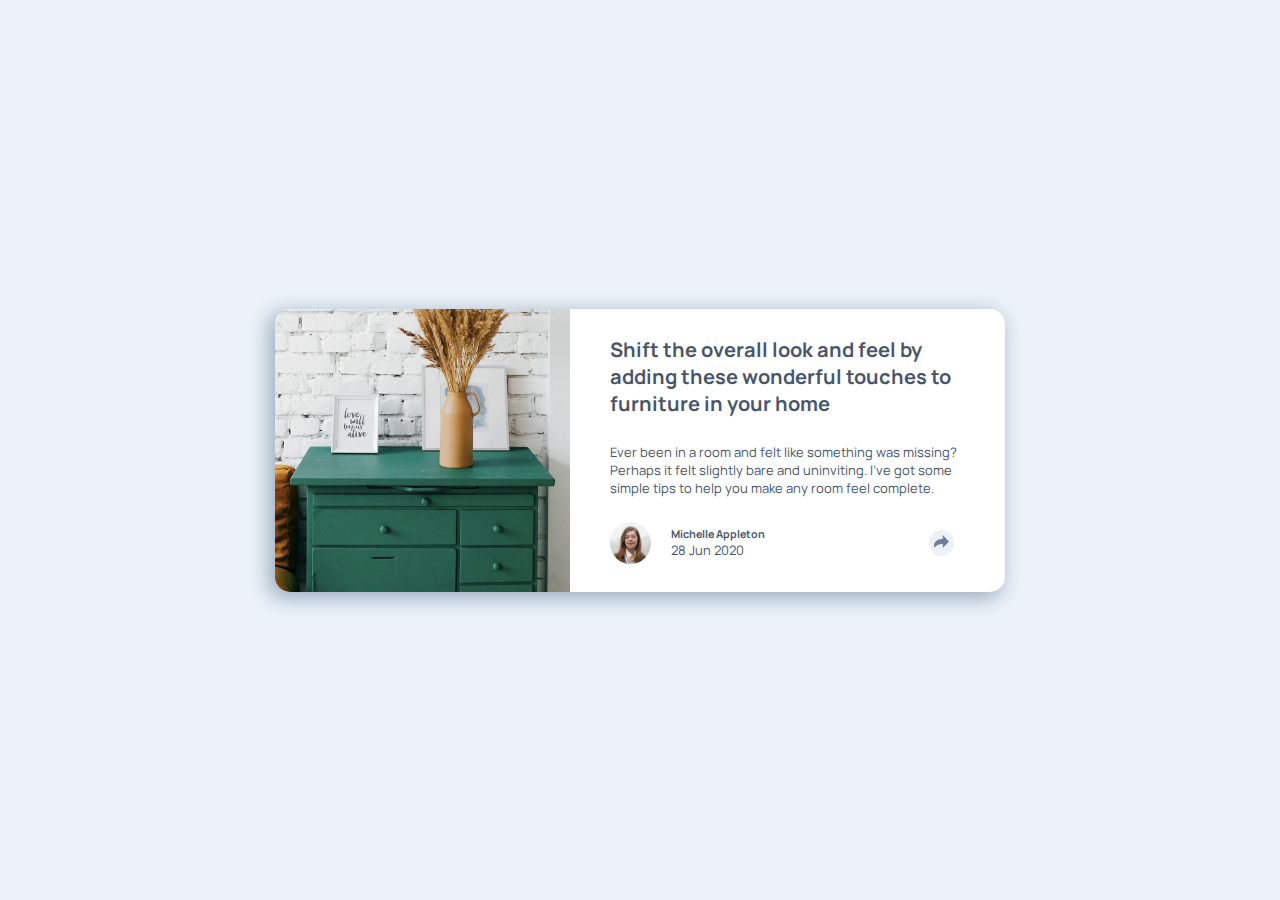
<file: article-preview-component-master/index.html>
<!DOCTYPE html>
<html lang="en">
<head>
  <meta charset="UTF-8">
  <meta name="viewport" content="width=device-width, initial-scale=1.0"> <!-- displays site properly based on user's device -->
  <link rel="icon" type="image/png" sizes="32x32" href="./images/favicon-32x32.png">
  <link rel="stylesheet" href="styles.css">
  <title>Frontend Mentor | Article preview component</title>
</head>
<body>

  <div class="container">
    <div class="card">
      <div class="card__img"></div>
      <div class="card__content">
        <h3 class="card__title">
          Shift the overall look and feel by adding these wonderful 
          touches to furniture in your home
        </h3>
        <p>Ever been in a room and felt like something was missing? Perhaps 
          it felt slightly bare and uninviting. I’ve got some simple tips 
          to help you make any room feel complete.</p>

        <div class="card__author">
          <div class="card__data">
            <img src="./images/avatar-michelle.jpg" alt="avatar" class="card__avatar">
            <div>
              <h5>Michelle Appleton</h5>
              <span>28 Jun 2020</span>
            </div>
          </div>

          <button id="btnShare"><svg xmlns="http://www.w3.org/2000/svg" width="15" height="13"><path fill="#6E8098" d="M15 6.495L8.766.014V3.88H7.441C3.33 3.88 0 7.039 0 10.936v2.049l.589-.612C2.59 10.294 5.422 9.11 8.39 9.11h.375v3.867L15 6.495z"/></svg></button>
          <div class="card__share" id="boxShare">
            <ul class="card__social">
              <li>Share</li>
              <li><a href="#facebook"><img src="./images/icon-facebook.svg" alt="icon-facebook"></a></li>
              <li><a href="#twitter"><img src="./images/icon-twitter.svg" alt="icon-twitter"></a></li>
              <li><a href="#pinterest"><img src="./images/icon-pinterest.svg" alt="icon-pinterest"></a></li>
            </ul>
          </div>
        </div>

      </div>
    </div>
  </div>

  <script src="main.js"></script>
</body>
</html>
</file>
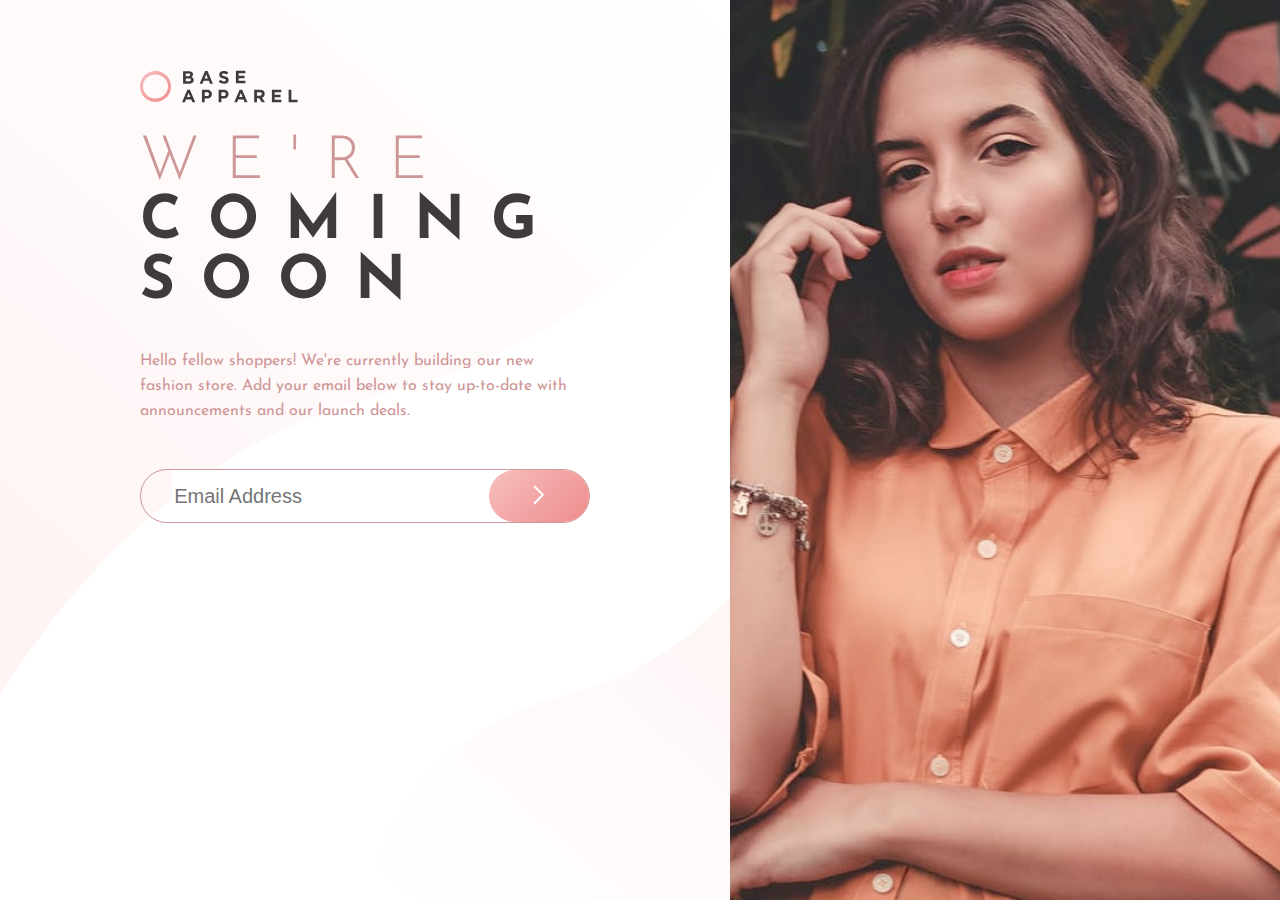
<file: base-apparel-coming-soon-master/index.html>
<!DOCTYPE html>
<html lang="en">
<head>
  <meta charset="UTF-8">
  <meta name="viewport" content="width=device-width, initial-scale=1.0"> <!-- displays site properly based on user's device -->
  <link rel="icon" type="image/png" sizes="32x32" href="./images/favicon-32x32.png">
  <link rel="stylesheet" href="styles.css">
  <title>Frontend Mentor | Base Apparel coming soon page</title>
</head>
<body>

  <header class="header">
    <div class="header__left">
      <div class="header__content">
        <img src="images/logo.svg" alt="logo" class="logo">
        <img class="img-mobile" src="images/hero-mobile.jpg" alt="mobile">
        <h1 class="header__title"><span>We're</span> coming soon</h1>
        <p>Hello fellow shoppers! We're currently building our new fashion store. 
          Add your email below to stay up-to-date with announcements and our launch deals.</p>
        <form action="#" class="header__form" id="formContact">
          <input type="text" name="email" id="email" placeholder="Email Address">
          <img src="images/icon-error.svg" alt="icon-error" class="icon-error" id="icon-error">
          <button type="submit" id="btnSubmitContact"><img src="images/icon-arrow.svg"></button>
          <small id="errorFormContact">Please provide a valid email</small>
        </form>
      </div>
    </div>
    <div class="header__right"></div>
  </header>

  <script src="main.js"></script>
</body>
</html>
</file>
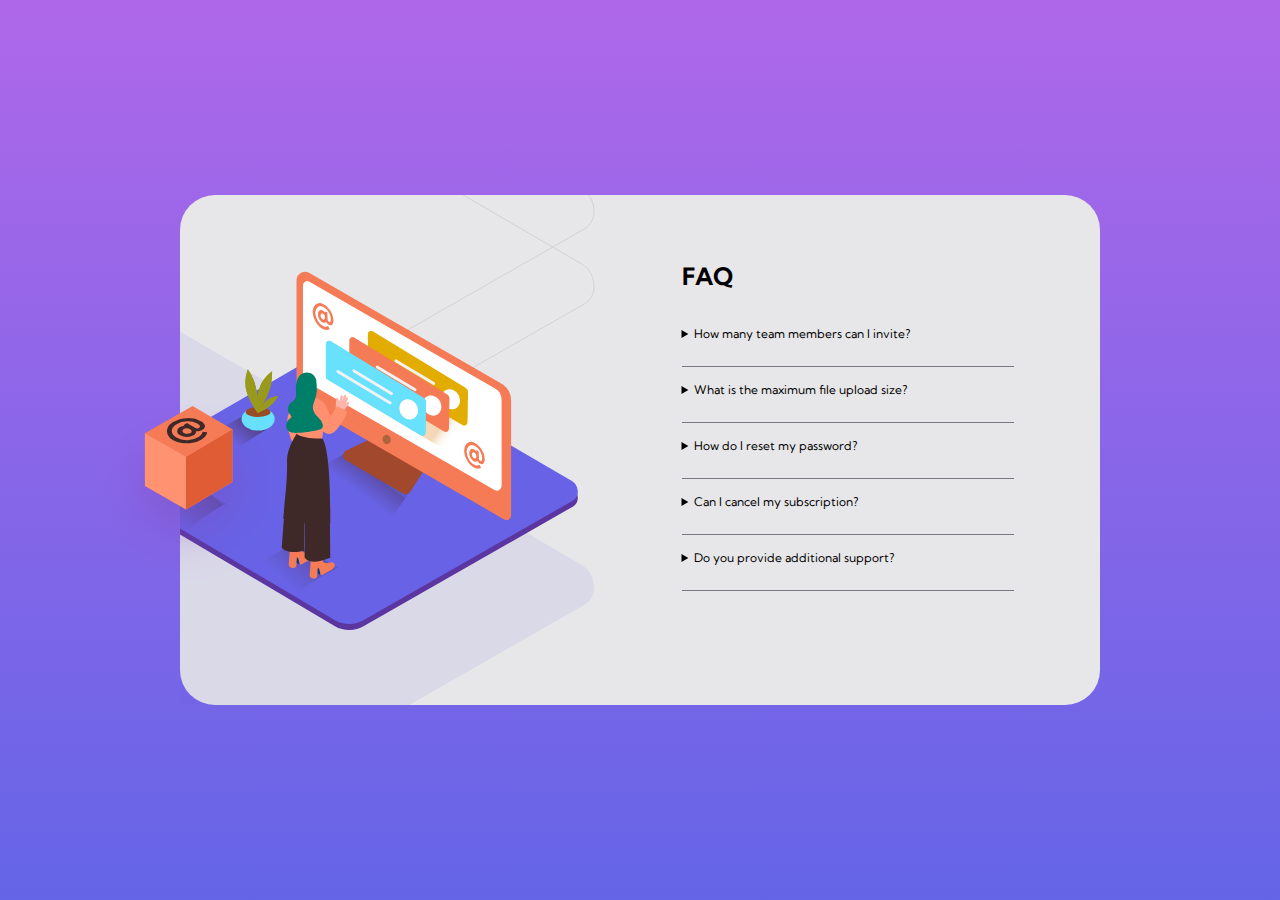
<file: faq-accordion-card-main/index.html>
<!DOCTYPE html>
<html lang="en">
<head>
  <meta charset="UTF-8">
  <meta name="viewport" content="width=device-width, initial-scale=1.0"> <!-- displays site properly based on user's device -->
  <link rel="icon" type="image/png" sizes="32x32" href="./images/favicon-32x32.png">
  <link rel="stylesheet" href="styles.css">
  <title>Frontend Mentor | FAQ Accordion Card</title>
</head>
<body>
  <div class="container">
    <div class="wrapper">
      <div class="wrapper__img">
        <div class="wrapper__icon"></div>
      </div>
      <div class="wrapper__content">
        <h1>FAQ</h1>
        <ul class="wrapper__list">
          <li>
            <details>
              <summary>How many team members can I invite?</summary>
              You can invite up to 2 additional users on the Free plan. There is no limit on 
              team members for the Premium plan.
            </details>
          </li>
          <li>
            <details>
              <summary>What is the maximum file upload size?</summary>
              No more than 2GB. All files in your account must fit your allotted storage space.
            </details>
          </li>
          <li>
            <details>
              <summary>How do I reset my password?</summary>
              Click “Forgot password” from the login page or “Change password” from your profile page.
              A reset link will be emailed to you.
            </details>
          </li>
          <li>
            <details>
              <summary>Can I cancel my subscription?</summary>
              Yes! Send us a message and we’ll process your request no questions asked.
            </details>
          </li>
          <li>
            <details>
              <summary>Do you provide additional support?</summary>
              Chat and email support is available 24/7. Phone lines are open during normal business hours.
            </details>
          </li>
        </ul>
      </div>
    </div>
  </div>

  <script src="main.js"></script>
</body>
</html>
</file>
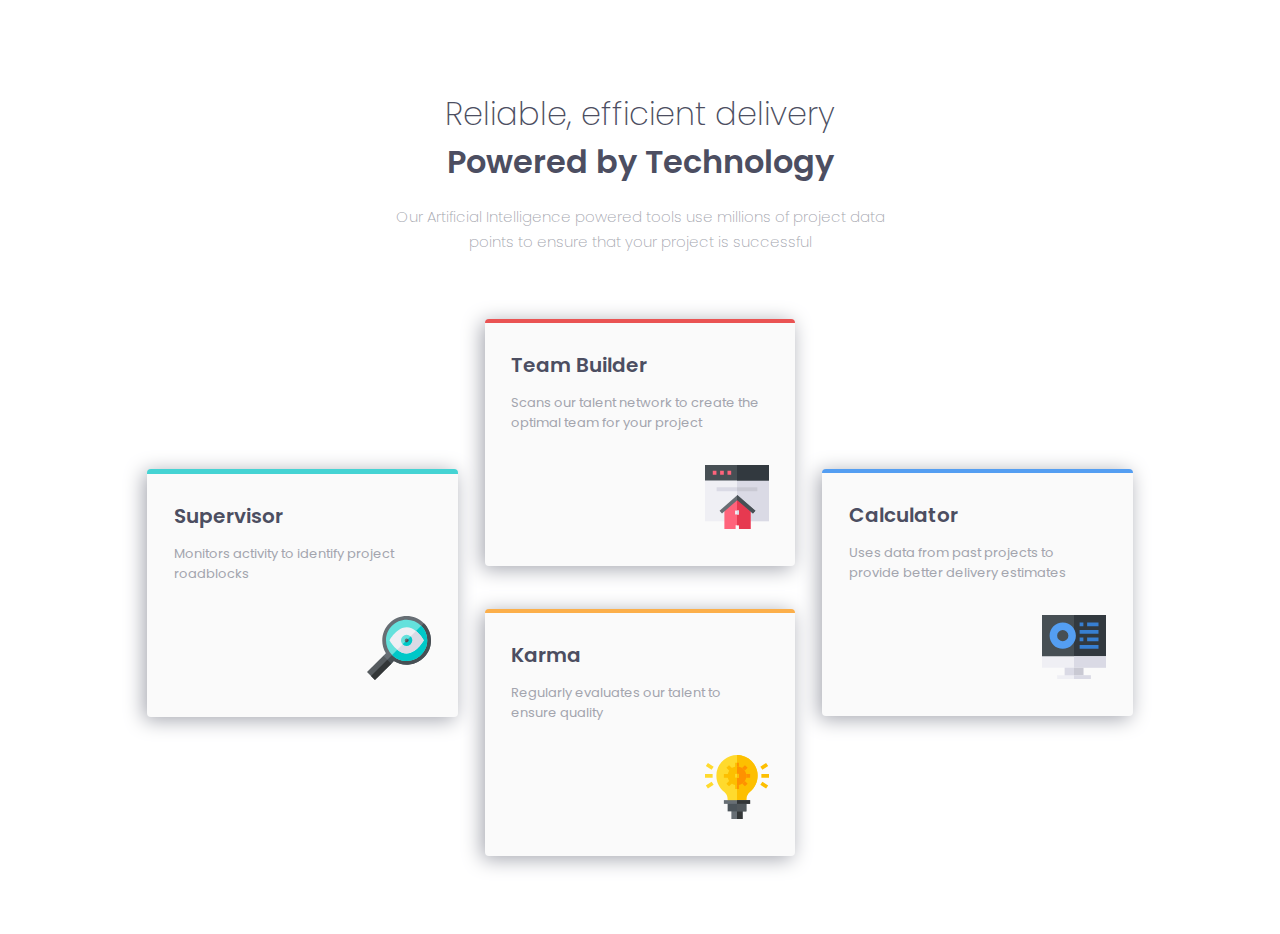
<file: four-card-feature-section-master/index.html>
<!DOCTYPE html>
<html lang="en">
<head>
  <meta charset="UTF-8">
  <meta name="viewport" content="width=device-width, initial-scale=1.0"> <!-- displays site properly based on user's device -->
  <link rel="icon" type="image/png" sizes="32x32" href="./images/favicon-32x32.png">
  <link href="https://fonts.googleapis.com/css2?family=Poppins:wght@200;400;600&display=swap" rel="stylesheet">
  <link href="css/style.css" rel="stylesheet">
  <title>Frontend Mentor | Four card feature section master</title>
</head>
<body>
  <header>
    <h1>Reliable, efficient delivery</h1>
    <h2>Powered by Technology</h2>
    <div class="title-description">
      <p>Our Artificial Intelligence powered tools use millions of project data points 
        to ensure that your project is successful</p>
    </div>
  </header>
  <div class="container-cards">
    <div class="card">
      <h5>Supervisor</h5>
      <p>Monitors activity to identify project roadblocks</p>
      <div class="ilustration">
        <svg xmlns="http://www.w3.org/2000/svg" width="64" height="64"><g fill="none"><path fill="#676E74" d="M56.842 7.158c-9.526-9.563-24.902-9.525-34.428 0-8.025 8.026-9.45 20.44-3.525 30.003l-2.513 2.55-1.356 6.144 4.214 4.214 5.093-2.408 2.512-2.55a24.254 24.254 0 0030.003-3.525c9.563-9.526 9.525-24.902 0-34.428z"/><path fill="#474F54" d="M24.327 47.661l2.512-2.55a24.254 24.254 0 0030.003-3.525c9.563-9.526 9.525-24.902 0-34.428l-40.26 40.26 2.652 2.651 5.093-2.408z"/><path fill="#64E1DC" d="M54.213 9.787a20.56 20.56 0 00-14.585-6.041C28.236 3.746 19 12.98 19 24.372a20.564 20.564 0 006.041 14.586 20.564 20.564 0 0014.586 6.04c11.392 0 20.626-9.234 20.626-20.626a20.56 20.56 0 00-6.041-14.585z"/><path fill="#00C8C8" d="M60.254 24.372a20.56 20.56 0 00-6.041-14.585l-29.17 29.17A20.564 20.564 0 0039.627 45c11.392 0 20.626-9.235 20.626-20.627z"/><path fill="#EFEFF4" d="M56.239 23.41c-.184-.307-2.98-4.914-7.281-8.368-2.63-2.113-5.822-3.796-9.33-3.796-9.242 0-16.314 11.669-16.61 12.165l-.576.961.575.961c.184.309 2.98 4.916 7.28 8.37 2.631 2.112 5.823 3.795 9.33 3.795 9.243 0 16.315-11.668 16.612-12.165l.574-.96-.574-.962z"/><path fill="#DADAE5" d="M56.239 25.333l.574-.96-.574-.962c-.184-.308-2.98-4.915-7.281-8.369l-18.66 18.66c2.63 2.113 5.822 3.796 9.33 3.796 9.242 0 16.314-11.668 16.61-12.165z"/><path fill="#64E1DC" d="M43.604 20.396a5.607 5.607 0 00-3.976-1.65 5.632 5.632 0 00-5.626 5.626c0 1.551.631 2.958 1.65 3.976a5.609 5.609 0 003.976 1.65 5.632 5.632 0 005.625-5.626c0-1.55-.63-2.957-1.649-3.976z"/><path fill="#00C8C8" d="M45.253 24.372c0-1.55-.63-2.957-1.649-3.976l-7.952 7.952a5.608 5.608 0 003.976 1.65 5.632 5.632 0 005.625-5.626z"/><path fill="#676E74" d="M40.954 23.046a1.876 1.876 0 10-1.326 3.2 1.876 1.876 0 001.326-3.2z"/><path fill="#474F54" d="M41.503 24.372c0-.517-.21-.986-.55-1.326l-2.65 2.652a1.876 1.876 0 003.2-1.326z"/><path fill="#575C60" d="M20.333 43.667l-3.957-3.957L0 56.049l3.975 3.976L7.951 64l16.376-16.339z"/><path fill="#333637" d="M24.327 47.661l-3.994-3.994L3.975 60.025 7.951 64z"/></g></svg>
      </div>
    </div>
    <div class="card">
      <h5>Team Builder</h5>
      <p>Scans our talent network to create the optimal team for your project</p>
      <div class="ilustration">
        <svg xmlns="http://www.w3.org/2000/svg" width="64" height="64"><g fill="none"><path fill="#EFEFF4" d="M64 14.454v41.788H0V14.454l3.75-3.787h56.5z"/><path fill="#DADAE5" d="M64 14.454v41.788H32V10.667h28.25z"/><path fill="#474F54" d="M0 0h64v15.515H0z"/><path fill="#32393F" d="M32 0h32v15.515H32z"/><g fill="#FF637B"><path d="M7.758 5.818h3.685v3.879H7.758zM15.128 5.818h3.685v3.879h-3.685zM22.497 5.818h3.685v3.879h-3.685z"/></g><path fill="#FF637B" d="M45.576 42.245V64H34.355v-3.71h-3.74V64H19.394V42.245l11.37-9.275h3.105z"/><path fill="#DADAE5" d="M11.636 22.303h41.697v3.879H11.636z"/><path fill="#C9C9D3" d="M32 22.303h20.364v3.879H32z"/><path fill="#E63950" d="M45.576 42.245V64H33.939v-3.71H32V32.97h1.435z"/><path fill="#EFEFF4" d="M30.061 45.576h3.878v3.879h-3.878z"/><path fill="#DADAE5" d="M32 45.576h1.939v3.879H32z"/><path fill="#676E74" d="M50.424 45.779l-2.452 2.706-15.487-13.526-15.488 13.526-2.452-2.706 17.94-15.718z"/><path fill="#474F54" d="M32 30.061l18.424 15.718-2.518 2.706L32 34.959z"/></g></svg>
      </div>
    </div>
    <div class="card">
      <h5>Karma</h5>
      <p>Regularly evaluates our talent to ensure quality</p>
      <div class="ilustration">
        <svg xmlns="http://www.w3.org/2000/svg" width="64" height="64"><g fill="none"><path fill="#676E74" d="M26.375 52.625h11.25V64h-11.25z"/><path fill="#333637" d="M32 52.625h5.625V64H32z"/><path fill="#4C545A" d="M22.625 47h18.75v9.375h-18.75z"/><path fill="#52585C" d="M32 47h9.375v9.375H32z"/><path fill="#FFDA2D" d="M45.012 36.725c-2.325 1.913-3.637 4.612-3.637 7.425V47h-18.75v-2.85c0-2.85-1.238-5.512-3.3-7.125-5.062-3.938-7.95-9.862-7.95-16.275a20.585 20.585 0 017.613-16.013C22.7 1.737 27.238 0 32 0c1.462 0 2.962.15 4.425.45 8.1 1.688 14.475 8.45 15.9 16.663 1.275 7.5-1.425 14.85-7.313 19.612z"/><path fill="#FDBF00" d="M45.012 36.725c-2.325 1.913-3.637 4.612-3.637 7.425V47H32V0c1.462 0 2.962.15 4.425.45 8.1 1.688 14.475 8.45 15.9 16.663 1.275 7.5-1.425 14.85-7.313 19.612z"/><path fill="#676E74" d="M18.875 45.125h26.25v3.75h-26.25z"/><path fill="#FF9100" d="M39.956 10.143l2.651 2.651-3.979 3.978-2.651-2.651z"/><path fill="#FDBF00" d="M25.372 24.727l2.651 2.651-3.979 3.979-2.651-2.651zM30.125 28.25h3.75v5.625h-3.75z"/><path fill="#FF9100" d="M38.628 24.727l3.979 3.979-2.651 2.651-3.979-3.979zM39.5 18.875h5.625v3.75H39.5z"/><path fill="#FDBF00" d="M24.044 10.143l3.979 3.979-2.651 2.65-3.979-3.978zM18.875 18.875H24.5v3.75h-5.625zM30.125 7.625h3.75v5.625h-3.75z"/><g fill="#FFDA2D"><path d="M0 18.875h7.625v3.75H0zM6.585 14.81l-5.75-3.75 2.08-3.12 5.75 3.75zM2.915 33.56l-2.08-3.12 5.75-3.75 2.08 3.12z"/></g><path fill="#FDBF00" d="M56.375 18.875H64v3.75h-7.625zM61.085 33.56l-5.75-3.75 2.08-3.12 5.75 3.75zM57.415 14.81l-2.08-3.12 5.75-3.75 2.08 3.12z"/><path fill="#FF9100" d="M32 7.625h1.875v5.625H32zM32 28.25h1.875v5.625H32z"/><path fill="#333637" d="M32 45.125h13.125v3.75H32z"/><path fill="#FDBF00" d="M32 11.375c-5.175 0-9.375 4.2-9.375 9.375s4.2 9.375 9.375 9.375 9.375-4.2 9.375-9.375-4.2-9.375-9.375-9.375z"/><path fill="#FF9100" d="M32 30.125v-18.75c5.175 0 9.375 4.2 9.375 9.375s-4.2 9.375-9.375 9.375z"/><path fill="#FFDA2D" d="M30.125 18.875h3.75v3.75h-3.75z"/><path fill="#FDBF00" d="M32 18.875h1.875v3.75H32z"/></g></svg>
      </div>
    </div>
    <div class="card">
      <h5>Calculator</h5>
      <p>Uses data from past projects to provide better delivery estimates</p>
      <div class="ilustration">
        <svg xmlns="http://www.w3.org/2000/svg" width="64" height="64"><g fill="none"><path fill="#474F54" d="M64 0v41.25l-3.75 3.875H3.75L0 41.25V0z"/><path fill="#32393F" d="M64 0v41.25l-3.75 3.875H32V0z"/><path fill="#DADAE5" d="M22.625 50.875h18.75v11.25h-18.75z"/><path fill="#C9C9D3" d="M32 50.875h9.375v11.25H32z"/><path fill="#EFEFF4" d="M0 41.25h64v11.5H0z"/><path fill="#DADAE5" d="M32 41.25h32v11.5H32z"/><path fill="#EFEFF4" d="M15.125 60.25h33.75V64h-33.75z"/><path fill="#DADAE5" d="M32 60.25h16.875V64H32z"/><path fill="#549EF2" d="M20.75 7.5c-7.236 0-13.125 5.889-13.125 13.125S13.514 33.75 20.75 33.75s13.125-5.889 13.125-13.125S27.986 7.5 20.75 7.5zm0 18.75a5.631 5.631 0 01-5.625-5.625A5.631 5.631 0 0120.75 15a5.631 5.631 0 015.625 5.625 5.631 5.631 0 01-5.625 5.625z"/><g fill="#377FD2"><path d="M45.125 7.5H56.5v3.75H45.125zM37.625 7.5h3.75v3.75h-3.75zM45.125 22.5H56.5v3.75H45.125zM37.625 22.5h3.75v3.75h-3.75zM37.625 15H56.5v3.75H37.625zM37.625 30H56.5v3.75H37.625z"/></g></g></svg>
      </div>
    </div>
  </div>
</body>
</html>
</file>
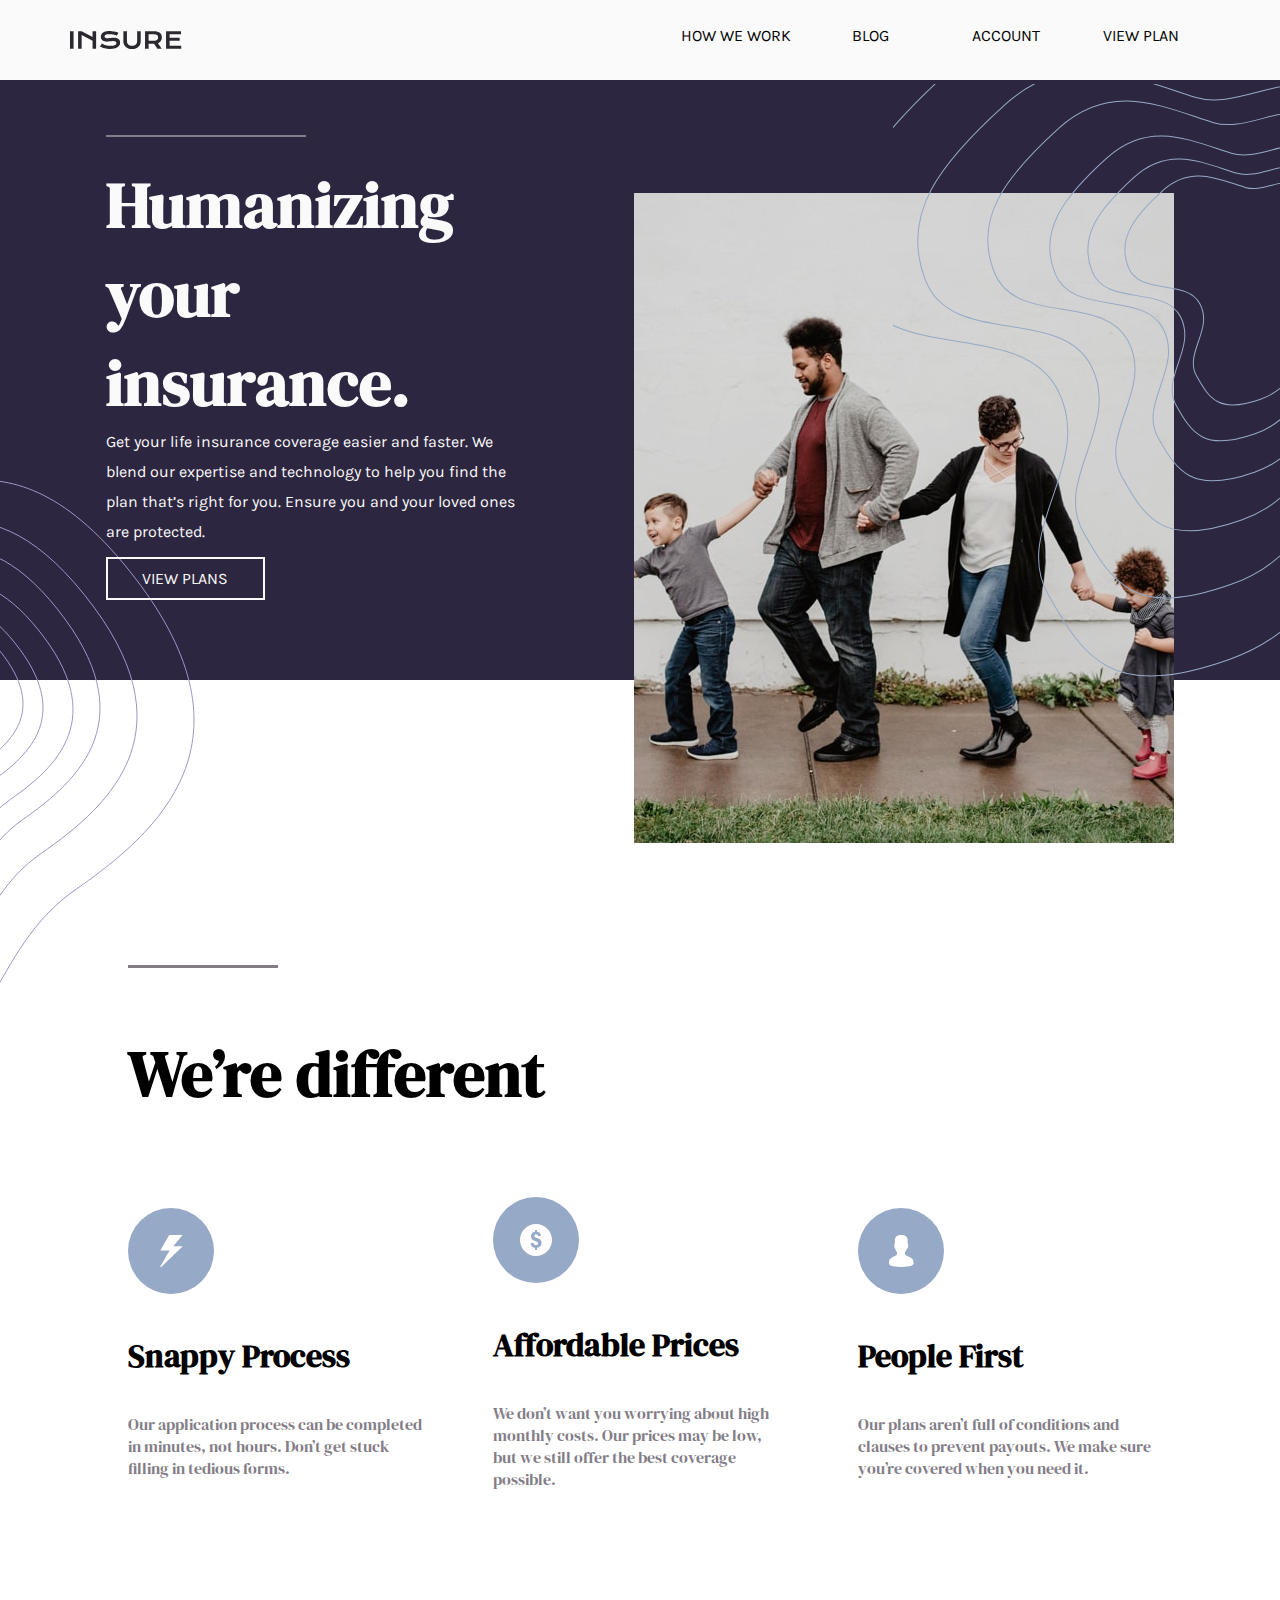
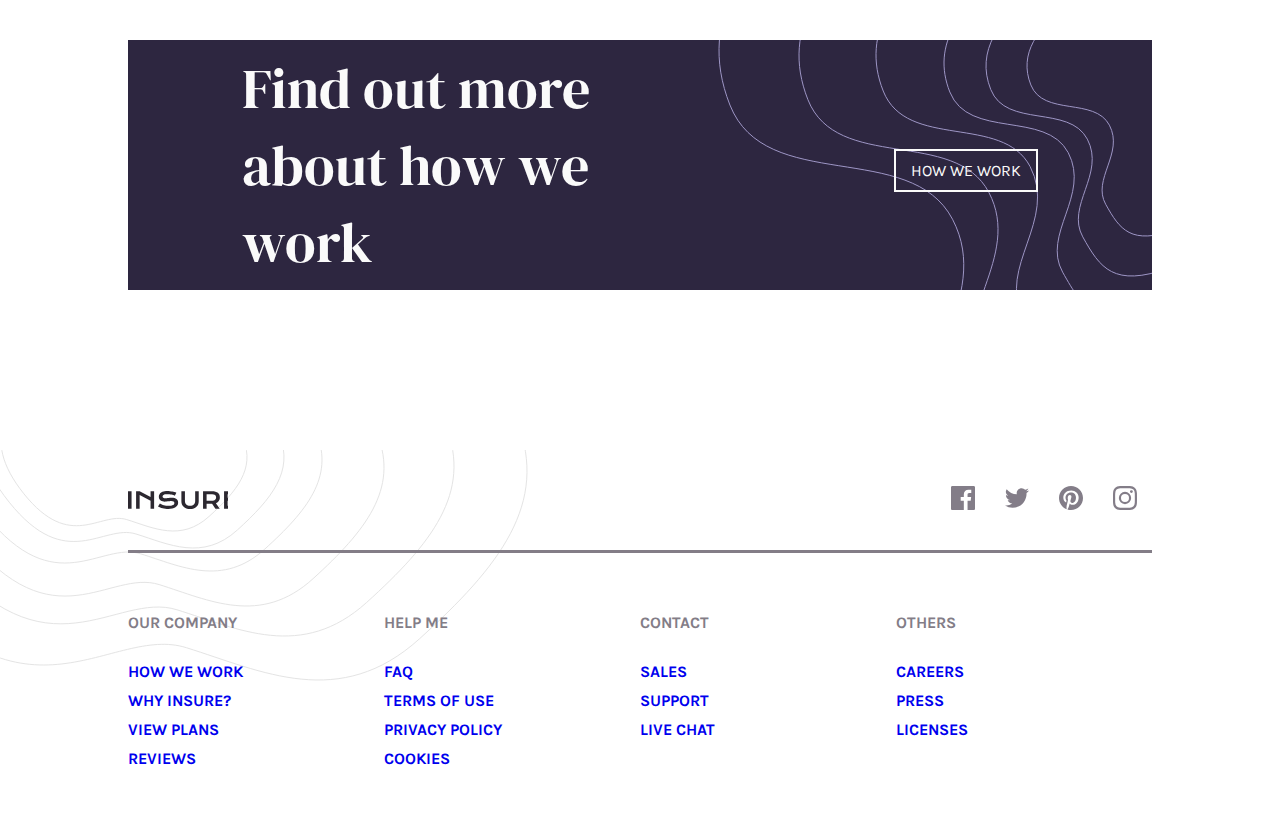
<file: insure-landing-page-master/index.html>
<!DOCTYPE html>
<html lang="en">
<head>
  <meta charset="UTF-8">
  <meta name="viewport" content="width=device-width, initial-scale=1.0"> <!-- displays site properly based on user's device -->

  <link rel="icon" type="image/png" sizes="32x32" href="./images/favicon-32x32.png">
  <link rel="stylesheet" href="style.css">
  <title>Frontend Mentor | Insure landing page</title>

</head>
<body>

  <header class="header">
    <div class="header__logo"></div>
    <label for="header__btnHamburger" class="header__labelHamburger"></label>
    <input type="checkbox" id="header__btnHamburger" class="header__inputHamburger"></input>
    <nav class="header__nav">
      <ul class="header__list">
        <li><a href="#">How we work</a></li>
        <li><a href="#">Blog</a></li>
        <li><a href="#">Account</a></li>
        <li><a href="#">View plan</a></li>
      </ul>
    </nav>
  </header>

  <main class="contenedor">

    <div class="banner">
      <div class="banner__content">
        <div class="banner__text">
          <h2 class="banner__titulo">Humanizing your insurance.</h2>
          <p class="banner__parrafo">Get your life insurance coverage easier and faster. We blend our expertise 
            and technology to help you find the plan that’s right for you. Ensure you 
            and your loved ones are protected.</p>
          <a class="banner__link" href="#">View plans</a>
        </div>
        <div class="banner__figure">
          <img class="banner__image" src="images/image-intro-desktop.jpg" alt="intro-desktop">
        </div>
      </div>
    </div>

    <section class="nosotros">
      <h2 class="nosotros__titulo">We’re different</h2>
      <ul class="nosotros__lista">
        <li class="nosotros__item">
          <img src="images/icon-snappy-process.svg" alt="">
          <h3 class="nosotros__subtitulo">Snappy Process</h3>
          <p class="nosotros__text">Our application process can be completed in minutes, not hours. Don’t get 
            stuck filling in tedious forms.</p>
        </li>
        <li class="nosotros__item">
          <img src="images/icon-affordable-prices.svg" alt="">
          <h3 class="nosotros__subtitulo">Affordable Prices</h3>
          <p class="nosotros__text">We don’t want you worrying about high monthly costs. Our prices may be low, 
            but we still offer the best coverage possible.</p>
        </li>
        <li class="nosotros__item">
          <img src="images/icon-people-first.svg" alt="">
          <h3 class="nosotros__subtitulo">People First</h3>
          <p class="nosotros__text">Our plans aren’t full of conditions and clauses to prevent payouts. We make 
            sure you’re covered when you need it.</p>
        </li>
      </ul>
    </section>
  
    <section class="anuncio">
      <span class="anuncio__texto">Find out more about how we work</span>
      <a class="anuncio__link" href="#">How we work</a>
    </section>
  </main>
  <footer class="footer">
      <div class="footer__header">
        <div class="footer__logo"></div>
        <ul class="footer__redes">
          <li class="footer__red-social">
            <a href=""><img class="footer__img-social" src="images/icon-facebook.svg" alt=""></a>
          </li>
          <li class="footer__red-social">
            <a href=""><img class="footer__img-social" src="images/icon-twitter.svg" alt=""></a>
          </li>
          <li class="footer__red-social">
            <a href=""><img class="footer__img-social" src="images/icon-pinterest.svg" alt=""></a>
          </li>
          <li class="footer__red-social">
            <a href=""><img class="footer__img-social" src="images/icon-instagram.svg" alt=""></a>
          </li>
        </ul>
      </div>

      <div class="footer__body">
        <div class="footer__section">
          <h4 class="footer__subtitulo">Our company</h4>
          <ul class="footer__lista">
            <li class="footer__item"><a href="#">How we work</a></li>
            <li class="footer__item"><a href="#">Why Insure?</a></li>
            <li class="footer__item"><a href="#">View plans</a></li>
            <li class="footer__item"><a href="#">Reviews</a></li>
          </ul>
        </div>
        <div class="footer__section">
          <h4 class="footer__subtitulo">Help me</h4>
          <ul class="footer__lista">
            <li class="footer__item"><a href="#">FAQ</a></li>
            <li class="footer__item"><a href="#">Terms of use</a></li>
            <li class="footer__item"><a href="#">Privacy policy</a></li>
            <li class="footer__item"><a href="#">Cookies</a></li>
          </ul>
        </div>
        <div class="footer__section">
          <h4 class="footer__subtitulo">Contact</h4>
          <ul class="footer__lista">
            <li class="footer__item"><a href="#">Sales</a></li>
            <li class="footer__item"><a href="#">Support</a></li>
            <li class="footer__item"><a href="#">Live chat</a></li>
          </ul>
        </div>
        <div class="footer__section">
          <h4 class="footer__subtitulo">Others</h4>
          <ul class="footer__lista">
            <li class="footer__item"><a href="#">Careers</a></li>
            <li class="footer__item"><a href="#">Press</a></li>
            <li class="footer__item"><a href="#">Licenses</a></li>
          </ul>
        </div>
      </div>
  </footer>
  <script src="main.js"></script>
</body>
</html>
</file>
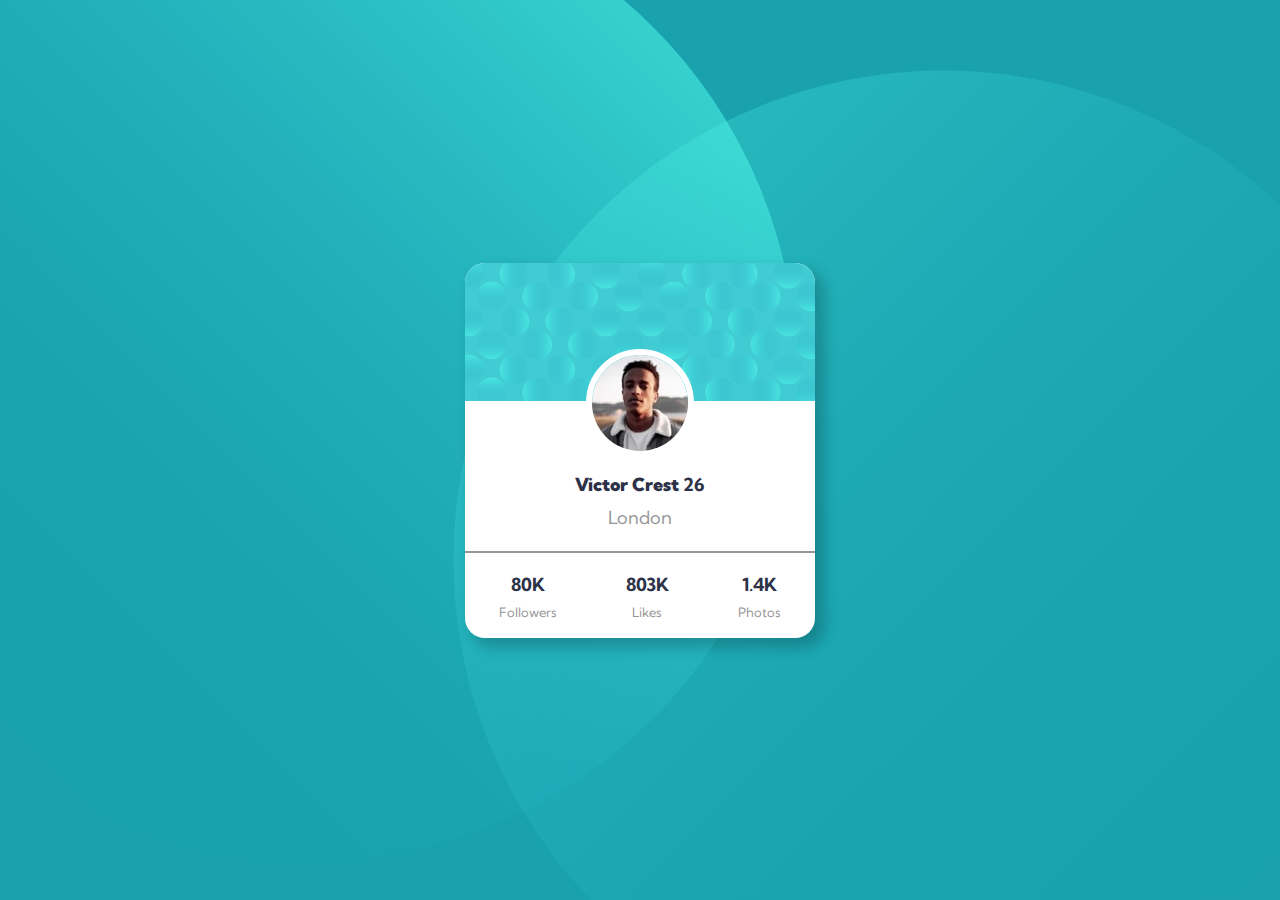
<file: profile-card-component-main/index.html>
<!DOCTYPE html>
<html lang="en">
<head>
  <meta charset="UTF-8">
  <meta name="viewport" content="width=device-width, initial-scale=1.0">
  <link rel="icon" type="image/png" sizes="32x32" href="./images/favicon-32x32.png">
  <link rel="stylesheet" href="styles.css">
  <title>Frontend Mentor | Profile card component</title>
</head>
<body>
  

  <div class="wrapper">
    <div class="card">
      <div class="card__header">
        <img src="images/image-victor.jpg" alt="victor">
      </div>
      <div class="card__body">
        <div class="card__title">
          <h4><b>Victor Crest</b> 26</h4>
          <p>London</p>
        </div>
      </div>
      <div class="card__footer">
        <div class="card__descrip">
            <dt>80K</dt>
            <dd>Followers</dd>
        </div>
        <div class="card__descrip">
          <dt>803K</dt>
          <dd>Likes</dd>
        </div>
        <div class="card__descrip">
          <dt>1.4K</dt>
          <dd>Photos</dd>
        </div>
      </div>
    </div>
  </div>
</body>
</html>
</file>
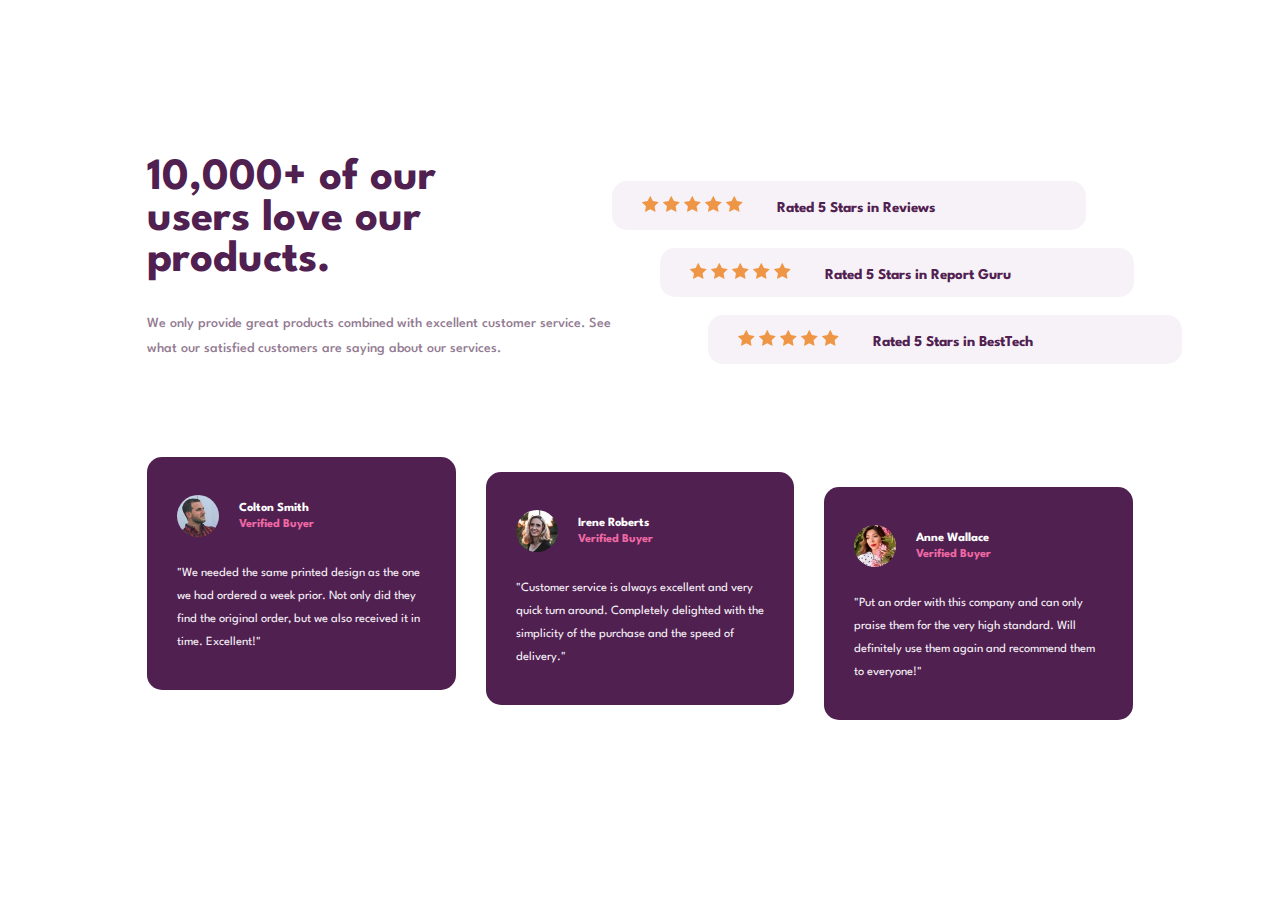
<file: social-proof-section-master/index.html>
<!DOCTYPE html>
<html lang="en">
<head>
    <meta charset="UTF-8">
    <meta name="viewport" content="width=device-width, initial-scale=1.0">
    <link rel="icon" type="image/png" sizes="32x32" href="./images/favicon-32x32.png">
    <link rel="stylesheet" href="css/style.css">
    <title>Frontend Mentor | social proof section master</title>
</head>
<body>
    <header>
        <div>
            <div class="title">
                <h1>10,000+ of our users love our products.</h1>
            </div>
            <p>
                We only provide great products combined with excellent customer service.
                See what our satisfied customers are saying about our services.
            </p>
        </div>
        <div class="container-stars">
            <div class="box-stars">
                <div class="stars">
                    <svg width="17" height="16" xmlns="http://www.w3.org/2000/svg"><path d="M16.539 6.097a.297.297 0 00-.24-.202l-5.36-.779L8.542.26a.296.296 0 00-.53 0L5.613 5.117l-5.36.779a.297.297 0 00-.165.505l3.88 3.78-.917 5.34a.297.297 0 00.43.312l4.795-2.52 4.794 2.52a.296.296 0 00.43-.313l-.916-5.338L16.464 6.4c.08-.08.11-.197.075-.304z" fill="#EF9546" fill-rule="nonzero"/></svg>
                    <svg width="17" height="16" xmlns="http://www.w3.org/2000/svg"><path d="M16.539 6.097a.297.297 0 00-.24-.202l-5.36-.779L8.542.26a.296.296 0 00-.53 0L5.613 5.117l-5.36.779a.297.297 0 00-.165.505l3.88 3.78-.917 5.34a.297.297 0 00.43.312l4.795-2.52 4.794 2.52a.296.296 0 00.43-.313l-.916-5.338L16.464 6.4c.08-.08.11-.197.075-.304z" fill="#EF9546" fill-rule="nonzero"/></svg>
                    <svg width="17" height="16" xmlns="http://www.w3.org/2000/svg"><path d="M16.539 6.097a.297.297 0 00-.24-.202l-5.36-.779L8.542.26a.296.296 0 00-.53 0L5.613 5.117l-5.36.779a.297.297 0 00-.165.505l3.88 3.78-.917 5.34a.297.297 0 00.43.312l4.795-2.52 4.794 2.52a.296.296 0 00.43-.313l-.916-5.338L16.464 6.4c.08-.08.11-.197.075-.304z" fill="#EF9546" fill-rule="nonzero"/></svg>
                    <svg width="17" height="16" xmlns="http://www.w3.org/2000/svg"><path d="M16.539 6.097a.297.297 0 00-.24-.202l-5.36-.779L8.542.26a.296.296 0 00-.53 0L5.613 5.117l-5.36.779a.297.297 0 00-.165.505l3.88 3.78-.917 5.34a.297.297 0 00.43.312l4.795-2.52 4.794 2.52a.296.296 0 00.43-.313l-.916-5.338L16.464 6.4c.08-.08.11-.197.075-.304z" fill="#EF9546" fill-rule="nonzero"/></svg>
                    <svg width="17" height="16" xmlns="http://www.w3.org/2000/svg"><path d="M16.539 6.097a.297.297 0 00-.24-.202l-5.36-.779L8.542.26a.296.296 0 00-.53 0L5.613 5.117l-5.36.779a.297.297 0 00-.165.505l3.88 3.78-.917 5.34a.297.297 0 00.43.312l4.795-2.52 4.794 2.52a.296.296 0 00.43-.313l-.916-5.338L16.464 6.4c.08-.08.11-.197.075-.304z" fill="#EF9546" fill-rule="nonzero"/></svg>
                </div>
                <h4>Rated 5 Stars in Reviews</h4>
            </div>
            <div class="box-stars">
                <div class="stars">
                    <svg width="17" height="16" xmlns="http://www.w3.org/2000/svg"><path d="M16.539 6.097a.297.297 0 00-.24-.202l-5.36-.779L8.542.26a.296.296 0 00-.53 0L5.613 5.117l-5.36.779a.297.297 0 00-.165.505l3.88 3.78-.917 5.34a.297.297 0 00.43.312l4.795-2.52 4.794 2.52a.296.296 0 00.43-.313l-.916-5.338L16.464 6.4c.08-.08.11-.197.075-.304z" fill="#EF9546" fill-rule="nonzero"/></svg>
                    <svg width="17" height="16" xmlns="http://www.w3.org/2000/svg"><path d="M16.539 6.097a.297.297 0 00-.24-.202l-5.36-.779L8.542.26a.296.296 0 00-.53 0L5.613 5.117l-5.36.779a.297.297 0 00-.165.505l3.88 3.78-.917 5.34a.297.297 0 00.43.312l4.795-2.52 4.794 2.52a.296.296 0 00.43-.313l-.916-5.338L16.464 6.4c.08-.08.11-.197.075-.304z" fill="#EF9546" fill-rule="nonzero"/></svg>
                    <svg width="17" height="16" xmlns="http://www.w3.org/2000/svg"><path d="M16.539 6.097a.297.297 0 00-.24-.202l-5.36-.779L8.542.26a.296.296 0 00-.53 0L5.613 5.117l-5.36.779a.297.297 0 00-.165.505l3.88 3.78-.917 5.34a.297.297 0 00.43.312l4.795-2.52 4.794 2.52a.296.296 0 00.43-.313l-.916-5.338L16.464 6.4c.08-.08.11-.197.075-.304z" fill="#EF9546" fill-rule="nonzero"/></svg>
                    <svg width="17" height="16" xmlns="http://www.w3.org/2000/svg"><path d="M16.539 6.097a.297.297 0 00-.24-.202l-5.36-.779L8.542.26a.296.296 0 00-.53 0L5.613 5.117l-5.36.779a.297.297 0 00-.165.505l3.88 3.78-.917 5.34a.297.297 0 00.43.312l4.795-2.52 4.794 2.52a.296.296 0 00.43-.313l-.916-5.338L16.464 6.4c.08-.08.11-.197.075-.304z" fill="#EF9546" fill-rule="nonzero"/></svg>
                    <svg width="17" height="16" xmlns="http://www.w3.org/2000/svg"><path d="M16.539 6.097a.297.297 0 00-.24-.202l-5.36-.779L8.542.26a.296.296 0 00-.53 0L5.613 5.117l-5.36.779a.297.297 0 00-.165.505l3.88 3.78-.917 5.34a.297.297 0 00.43.312l4.795-2.52 4.794 2.52a.296.296 0 00.43-.313l-.916-5.338L16.464 6.4c.08-.08.11-.197.075-.304z" fill="#EF9546" fill-rule="nonzero"/></svg>
                </div>
                <h4>Rated 5 Stars in Report Guru</h4>
            </div>
            <div class="box-stars">
                <div class="stars">
                    <svg width="17" height="16" xmlns="http://www.w3.org/2000/svg"><path d="M16.539 6.097a.297.297 0 00-.24-.202l-5.36-.779L8.542.26a.296.296 0 00-.53 0L5.613 5.117l-5.36.779a.297.297 0 00-.165.505l3.88 3.78-.917 5.34a.297.297 0 00.43.312l4.795-2.52 4.794 2.52a.296.296 0 00.43-.313l-.916-5.338L16.464 6.4c.08-.08.11-.197.075-.304z" fill="#EF9546" fill-rule="nonzero"/></svg>
                    <svg width="17" height="16" xmlns="http://www.w3.org/2000/svg"><path d="M16.539 6.097a.297.297 0 00-.24-.202l-5.36-.779L8.542.26a.296.296 0 00-.53 0L5.613 5.117l-5.36.779a.297.297 0 00-.165.505l3.88 3.78-.917 5.34a.297.297 0 00.43.312l4.795-2.52 4.794 2.52a.296.296 0 00.43-.313l-.916-5.338L16.464 6.4c.08-.08.11-.197.075-.304z" fill="#EF9546" fill-rule="nonzero"/></svg>
                    <svg width="17" height="16" xmlns="http://www.w3.org/2000/svg"><path d="M16.539 6.097a.297.297 0 00-.24-.202l-5.36-.779L8.542.26a.296.296 0 00-.53 0L5.613 5.117l-5.36.779a.297.297 0 00-.165.505l3.88 3.78-.917 5.34a.297.297 0 00.43.312l4.795-2.52 4.794 2.52a.296.296 0 00.43-.313l-.916-5.338L16.464 6.4c.08-.08.11-.197.075-.304z" fill="#EF9546" fill-rule="nonzero"/></svg>
                    <svg width="17" height="16" xmlns="http://www.w3.org/2000/svg"><path d="M16.539 6.097a.297.297 0 00-.24-.202l-5.36-.779L8.542.26a.296.296 0 00-.53 0L5.613 5.117l-5.36.779a.297.297 0 00-.165.505l3.88 3.78-.917 5.34a.297.297 0 00.43.312l4.795-2.52 4.794 2.52a.296.296 0 00.43-.313l-.916-5.338L16.464 6.4c.08-.08.11-.197.075-.304z" fill="#EF9546" fill-rule="nonzero"/></svg>
                    <svg width="17" height="16" xmlns="http://www.w3.org/2000/svg"><path d="M16.539 6.097a.297.297 0 00-.24-.202l-5.36-.779L8.542.26a.296.296 0 00-.53 0L5.613 5.117l-5.36.779a.297.297 0 00-.165.505l3.88 3.78-.917 5.34a.297.297 0 00.43.312l4.795-2.52 4.794 2.52a.296.296 0 00.43-.313l-.916-5.338L16.464 6.4c.08-.08.11-.197.075-.304z" fill="#EF9546" fill-rule="nonzero"/></svg>
                </div>
                <h4>Rated 5 Stars in BestTech</h4>
            </div>
        </div>
    </header>
    <div class="container-cards">
        <div class="card">
            <div class="card-header">
                <img src="images/image-colton.jpg" alt="colton">
                <div class="card-title">
                    <h5>Colton Smith</h5>
                    <h6>Verified Buyer</h6>
                </div>
            </div>
            <p>
                "We needed the same printed design as the one we had ordered a week prior.
                Not only did they find the original order, but we also received it in time.
                Excellent!"
            </p>
        </div>
        <div class="card">
            <div class="card-header">
                <img src="images/image-irene.jpg" alt="colton">
                <div class="card-title">
                    <h5>Irene Roberts</h5>
                    <h6>Verified Buyer</h6>
                </div>
            </div>
            <p>
                "Customer service is always excellent and very quick turn around. Completely
                delighted with the simplicity of the purchase and the speed of delivery."
            </p>
        </div>
        <div class="card">
            <div class="card-header">
                <img src="images/image-anne.jpg" alt="colton">
                <div class="card-title">
                    <h5>Anne Wallace</h5>
                    <h6>Verified Buyer</h6>
                </div>
            </div>
            <p>
                "Put an order with this company and can only praise them for the very high
                standard. Will definitely use them again and recommend them to everyone!"
            </p>
        </div>
    </div>
</body>
</html>
</file>
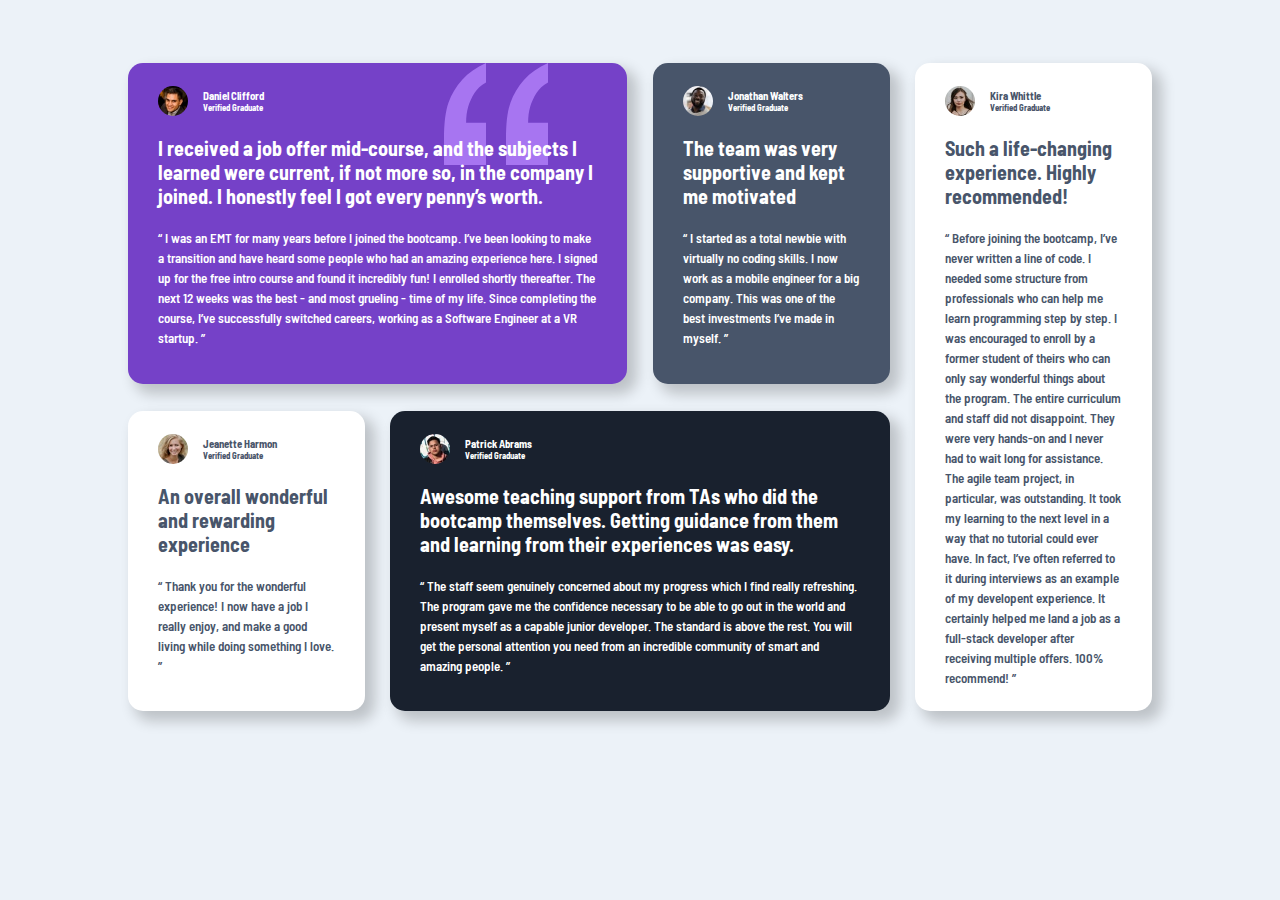
<file: testimonials-grid-section-main/index.html>
<!DOCTYPE html>
<html lang="en">
<head>
  <meta charset="UTF-8">
  <meta name="viewport" content="width=device-width, initial-scale=1.0"> <!-- displays site properly based on user's device -->
  <link rel="icon" type="image/png" sizes="32x32" href="./images/favicon-32x32.png">
  <link rel="stylesheet" href="styles.css">
  <title>Frontend Mentor | testimonials grid section main</title>
</head>
<body>

  <div class="wrapper">
    <div class="card">
      <div class="card-header">
        <img src="images/image-daniel.jpg" alt="daniel">
        <div class="card-title">
          <h5>Daniel Clifford</h5>
          <h6>Verified Graduate</h6>
        </div>
      </div>
      <strong>
        I received a job offer mid-course, and the subjects I learned were current, if not more so, 
        in the company I joined. I honestly feel I got every penny’s worth.
      </strong>
      <p>
        “ I was an EMT for many years before I joined the bootcamp. I’ve been looking to make a 
        transition and have heard some people who had an amazing experience here. I signed up 
        for the free intro course and found it incredibly fun! I enrolled shortly thereafter. 
        The next 12 weeks was the best - and most grueling - time of my life. Since completing 
        the course, I’ve successfully switched careers, working as a Software Engineer at a VR startup. ”
      </p>
    </div>
  
    <div class="card">
      <div class="card-header">
        <img src="images/image-jonathan.jpg" alt="jonathan">
        <div class="card-title">
          <h5>Jonathan Walters</h5>
          <h6>Verified Graduate</h6>
        </div>
      </div>
      <strong>The team was very supportive and kept me motivated</strong>
      <p>
        “ I started as a total newbie with virtually no coding skills. I now work as a mobile engineer 
        for a big company. This was one of the best investments I’ve made in myself. ”
      </p>
    </div>
    <div class="card">
      <div class="card-header">
        <img src="images/image-jeanette.jpg" alt="jeanette">
        <div class="card-title">
          <h5>Jeanette Harmon</h5>
          <h6>Verified Graduate</h6>
        </div>
      </div>
      <strong>An overall wonderful and rewarding experience</strong>
      <p>
        “ Thank you for the wonderful experience! I now have a job I really enjoy, and make a good living 
        while doing something I love. ”
      </p>
    </div>
  
    <div class="card">
      <div class="card-header">
        <img src="images/image-patrick.jpg" alt="patrick">
        <div class="card-title">
          <h5>Patrick Abrams</h5>
          <h6>Verified Graduate</h6>
        </div>
      </div>
      <strong>Awesome teaching support from TAs who did the bootcamp themselves. Getting guidance from them and 
        learning from their experiences was easy.</strong>
      <p>
        “ The staff seem genuinely concerned about my progress which I find really refreshing. The program 
        gave me the confidence necessary to be able to go out in the world and present myself as a capable 
        junior developer. The standard is above the rest. You will get the personal attention you need from 
        an incredible community of smart and amazing people. ”
      </p>
      
    </div>
  
    <div class="card">
      <div class="card-header">
        <img src="images/image-kira.jpg" alt="kira">
        <div class="card-title">
          <h5>Kira Whittle</h5>
          <h6>Verified Graduate</h6>
        </div>
      </div>
      <strong>Such a life-changing experience. Highly recommended!</strong>
      <p>
        “ Before joining the bootcamp, I’ve never written a line of code. I needed some structure from 
        professionals who can help me learn programming step by step. I was encouraged to enroll by a former 
        student of theirs who can only say wonderful things about the program. The entire curriculum and staff 
        did not disappoint. They were very hands-on and I never had to wait long for assistance. The agile team 
        project, in particular, was outstanding. It took my learning to the next level in a way that no tutorial 
        could ever have. In fact, I’ve often referred to it during interviews as an example of my developent 
        experience. It certainly helped me land a job as a full-stack developer after receiving multiple offers. 
        100% recommend! ”
      </p>
    </div>
  </div>
  
</body>
</html>
</file>
<file: article-preview-component-master/styles.css>
@import url('https://fonts.googleapis.com/css2?family=Manrope:wght@500;700&display=swap');

:root {
    --VeryDarkGrayishBlue: hsl(217, 19%, 35%);
    --DesaturatedDarkBlue: hsl(214, 17%, 51%);
    --GrayishBlue: hsl(212, 23%, 69%);
    --LightGrayishBlue: hsl(210, 46%, 95%);
}

* {
    margin: 0;
}

body {
    font-family: 'Manrope', sans-serif;
    font-size: 13px;
    color: var(--VeryDarkGrayishBlue);
}

.container {
    background-color: var(--LightGrayishBlue);
    height: 100vh;
    width: 100vw;
    display: flex;
    justify-content: center;
    align-items: center;
}

.card {
    background-color: white;
    width: 730px;
    height: 283px;
    border-radius: 15px;
    display: flex;
    box-shadow: -5px 5px 20px 2px var(--GrayishBlue);
}

.card__img {
    width: 44%;
    background-image: url(./images/drawers.jpg);
    background-repeat: no-repeat;
    background-size: cover;
    background-position: center;
    border-top-left-radius: 15px;
    border-bottom-left-radius: 15px;
}

.card__content {
    width: 53%;
    padding: 15px 40px ;
    display: flex;
    flex-direction: column;
    justify-content: space-around;
}

.card__title {
    font-weight: 700;
    font-size: 20px;
}

.card__author {
    display: flex;
    align-items: center;
    position: relative;
}

.card__avatar {
    width: 13%;
    border-radius: 50%;
    margin-right: 20px;
}

.card__data {
    width: 90%;
    display: flex;
    align-items: center;
}

#btnShare {
    border: 0;
    border-radius: 50%;
    background-color: var(--LightGrayishBlue);
    color: red;
    padding: 5px;
    fill: #FFFFFC;
}

#btnShare > svg {
    fill: #FFFFFC;
}

#btnShare:focus {
    outline: 0;
}

#btnShare:hover {
    cursor: pointer;
}

.card__share {
    
    width: 250px;
    height: 55px;
    display: none;
    background-color: var(--DesaturatedDarkBlue);
    border-radius: 10px;
    position: absolute;
    top: -75px;
    right: -94px;

}


.card__share:before {
    position: absolute;
    bottom: -14px;
    left: 120px;
    content: "";
    width: 0;
    height: 0;
    border-top: 15px solid var(--DesaturatedDarkBlue);
    border-left: 15px solid transparent;
    border-right: 15px solid transparent;
}

.card__social {
    height: 100%;
    list-style: none;
    padding: 0;
    display: flex;
    justify-content: center;
    align-items: center;
    gap: 20px;
}

.card__social > li:nth-child(1) {
    text-transform: uppercase;

}

#btnShare:focus + .card__share {
    display: block;
}

@media (max-width:375px) {

    .card {
        width: 92vw;
        height: 77vh;
        flex-direction: column;
        align-items: center;
    }

    .card__img {
        width: 100%;
        height: 38.5%;
        border-top-right-radius: 15px;
        border-bottom-left-radius: 0;
    }

    .card__content {
        width: 80%;
        height: 58%;
        padding: 0;
    }

    .card__content > p {
        line-height: 20px;
    }
}
</file>
<file: base-apparel-coming-soon-master/styles.css>
@import url('https://fonts.googleapis.com/css2?family=Josefin+Sans:wght@300;400;600&display=swap');

:root {
    --DesaturatedRed: hsl(0, 36%, 70%);
    --SoftRed: hsl(0, 93%, 68%);
    --DarkGrayishRed: hsl(0, 6%, 24%);
    --LinearGradientOne: linear-gradient(135deg, hsl(0, 0%, 100%), hsl(0, 100%, 98%));
    --LinearGradientTwo: linear-gradient(135deg, hsl(0, 80%, 86%), hsl(0, 74%, 74%));
}

* {
    margin: 0;
}

body {
    font-family: 'Josefin Sans', sans-serif;
    font-size: 16px;
    color: var(--DesaturatedRed);
}

.header {
    display: flex;
    min-height: 100vh;
}

.header__left {
    width: 57%;
    background-image: url(./images/bg-pattern-desktop.svg);
    background-size: cover;
    background-position: center center;
    padding: 0 4% 4%;
    box-sizing: border-box;
}

.header__right {
    width: 43%;
    background-image: url(./images/hero-desktop.jpg);
    background-size: cover;
    background-position: center center;
}

.header__content {
    max-width: 450px;
    margin: auto;
}

.logo {
    padding: 30px 0 30px;
    float: left;
}

.header__title {
    color: var(--DarkGrayishRed);
    font-size: 60px;
    text-transform: uppercase;
    letter-spacing: 26px;
    margin: 125px 0 36px;
}

.header__title > span {
    color: var(--DesaturatedRed);
    font-weight: 300;
    display: block;
}

.header__title + p {
    line-height: 25px;
}

.header__form {
    height: 52px;
    position: relative;
    border: 1px solid var(--DesaturatedRed);
    border-radius: 56px;
    margin-top: 45px;
}

.header__form > input {
    font-size: 20px;
    margin-left: 7%;
    width: 60%;
    height: 50px;
    border: 0;
    outline: 0;
    
}

.header__form > button {
    position: absolute;
    right: 0;
    background-image: var(--LinearGradientTwo);
    cursor: pointer;
    width: 100px;
    height: 52px;
    border-radius: 56px;
    border: 0;
    outline: 0;
}

.header__form > button:hover {
    background: var(--DesaturatedRed);
    
}

.icon-error {
    display: none;
}

.header__form > small {
    display: block;
    margin: 10px 20px;
    display: none;
}

.img-mobile {
    display: none;
    min-width: 375px;
}

@media (max-width:1320px) {
    .header__title {
        margin-top: 40px;
    }
}

@media (max-width:375px) {

    body {
        text-align: center;
    }

    .header {
        margin-bottom: 30px;
    }

    .header__left {
        width: 100%;
    }

    .img-mobile {
        display: block;
        margin-left: -15px;
    }

    .header__right {
        display: none;
    }

    .header__title {
        font-size: 35px;
    }

    .header__form {
        text-align: left;
    }

    .header__form > button {
        width: 70px;
    }
}
</file>
<file: faq-accordion-card-main/styles.css>
@import url('https://fonts.googleapis.com/css2?family=Kumbh+Sans:wght@400;700&display=swap');

:root {

    /* #### Text */
    --VeryDarkDesaturatedBlue: hsl(238, 29%, 16%);
    --SoftRed: hsl(14, 88%, 65%);
    --VeryDarkGrayishBlue: hsl(237, 12%, 33%);
    --DarkGrayishBlue: hsl(240, 6%, 50%);

    /* #### Background gradient */
    --LinearGradient: linear-gradient(hsl(273, 75%, 66%), hsl(240, 73%, 65%));
    
    --LightGrayishBlue: hsl(240, 5%, 91%);
}

* {
    margin: 0;
}

body {
    background-image: var(--LinearGradient);
    background-repeat: no-repeat;
    font-size: 12px;
    font-family: 'Kumbh Sans', sans-serif;
}

.container {
    display: flex;
    justify-content: center;
    align-items: center;
    width: 100vw;
    height: 100vh;
}

.wrapper {
    width: 920px;
    height: 510px;
    border-radius: 35px;
    background-color: var(--LightGrayishBlue);
    display: flex;
}

.wrapper__img {
    width: 50%;
    height: 100%;
    background-image: url(./images/illustration-woman-online-desktop.svg), url(./images/bg-pattern-desktop.svg);
    background-repeat: no-repeat;
    background-position: center right -30%, right 65%;
    position: relative;
}

.wrapper__icon {
    background-image: url(./images/illustration-box-desktop.svg);
    background-repeat: no-repeat;
    background-position: center center;
    background-size: contain;
    width: 200px;
    height: 180px;
    position: absolute;
    top: 41%;
    left: -22%;
}

.wrapper__content {
    width: 50%;
    padding: 66px 45px;
}

.wrapper__list {
    width: 80%;
    margin: auto;
    padding: 0;
    list-style-type: none;
}

h1  {
    width: 80%;
    margin: 0 auto 20px;
}

.wrapper__list > li {
    border-bottom: 1px solid var(--DarkGrayishBlue);
    padding: 15px 0;
}

summary {
    cursor: pointer;
    margin-bottom: 10px;
}

summary:focus {
    outline: 0;
}

summary:hover {
    color: var(--SoftRed);
}

summary::-webkit-details-marker {
    float: right;
    background: url(./images/icon-arrow-down.svg) center no-repeat;
    color: transparent;
    margin-right: 10px;
}

details[open] summary::-webkit-details-marker {
    transform: rotate(180deg);
}

details[open] summary {
    font-weight: 700;
}

@media (max-width:375px) {
    .wrapper {
        width: 87vw;
        flex-direction: column;
    }

    .wrapper__img {
        width: 100%;
        height: 130px;
        background-image: url(./images/bg-pattern-desktop.svg);
        background-size: 72%;
        background-position: 50% 130%;
    }

    .wrapper__icon {
        background-image: url(./images/illustration-woman-online-mobile.svg);
        top: -82%;
        left: 7%;
        width: 80%;
        height: 200px;
    }

    .wrapper__content {
        width: 100%;
        padding: 0;
    }

    h1 {
        text-align: center;
    }
}
</file>
<file: four-card-feature-section-master/css/style.css>
:root {
    --Red: hsl(0, 78%, 62%);
    --Cyan: hsl(180, 62%, 55%);
    --Orange: hsl(34, 97%, 64%);
    --Blue: hsl(212, 86%, 64%);
    --VeryDarkBlue: hsl(234, 12%, 34%);
    --GrayishBlue: hsl(229, 6%, 66%);
    --VeryLightGray: hsl(0, 0%, 98%);
}

body {
    font-family: 'Poppins', sans-serif;
    color: var(--VeryDarkBlue);
    margin: 0 auto;
    width: 77%;
}

/* HEADER */
header {
    margin: 90px auto 47px;
    text-align: center;
}

h1 {
    margin: 0;
    font-weight: 200;
}

h2 {
    font-weight: 600;
    font-size: 2em;
    margin: 0;
}

.title-description {
    width: 510px;
    height: 45px;
    margin: 18px auto;
    color: var(--GrayishBlue);;
}

.title-description p {
    font-size: 15px;
    font-weight: 200;
    line-height: 25px;
}


/* CARDS */
.container-cards {
    margin-bottom: 65px;
    height: 550px;
    margin-top: 70px;
    position: relative;
}

.card {
    /* width: 290px; */
    width: 26.12613%;
    /* height: 190px; */
    height: 34.5454%;
    margin-top: 10px;
    /* padding: 30px; */
    padding: 2.703%;
    border-radius: 4px;
    background-color: var(--VeryLightGray);
    box-shadow: -3px 3px 20px var(--GrayishBlue);
    position: absolute;
}

.card h5 {
    margin: 0;
    font-size: 20px;
    font-weight: 600;
}

.card p {
    font-size: 13px;
    color: var(--GrayishBlue);;
}

.card:nth-child(1) {
    border-top: 5px solid var(--Cyan);
    top: 140px;
}

.card:nth-child(2) {
    border-top: 4px solid var(--Red);
    margin-top: 0;
    /* left: 380px; */
    left: 34.234%;
}

.card:nth-child(3) {
    border-top: 4px solid var(--Orange);
    /* left: 380px; */
    left: 34.234%;
    top: 280px;
}

.card:nth-child(4) {
    border-top: 4px solid var(--Blue);
    /* left: 760px; */
    left: 68.468%;
    top: 140px;
}

.ilustration {
    float: right;
    /* margin-top: 42px; */
    margin-top: 7.6364%;
}

@media(max-width:1025px) {
    body {
        width: 90%;
    }
}

@media(max-width:375px) {

    body {
        width: 90%;
    }

    /* HEADER */
    h1 {
        font-size: 25px;
        color: var(--GrayishBlue);
    }

    h2 {
        font-size: 25px;
    }

    .title-description {
        width: 95%;
        margin: 0 auto;
        height: 100%;
    }

    .title-description p {
        width: 100%;
    }

    /* CARDS */
    .container-cards {
        position: static;
        height: 100%;
    }

    .card {
        position: static;
        width: 252px;
        height: 163px;
        margin: 24px auto;
    }

    .card:nth-child(1) {
        border-top: 5px solid var(--Cyan);
        top: 0px;
    }
    
    .card:nth-child(2) {
        border-top: 4px solid var(--Red);
        left: 0px;
    }
    
    .card:nth-child(3) {
        border-top: 4px solid var(--Orange);
        left: 0px;
        top: 0px;
    }
    
    .card:nth-child(4) {
        border-top: 4px solid var(--Blue);
        left: 0px;
        top: 0px;
    }

    .card p {
        margin: 0;
    }
    
    .ilustration {
        margin-top: 32px;
    }
}
</file>
<file: insure-landing-page-master/style.css>
@import url('https://fonts.googleapis.com/css2?family=DM+Serif+Display&display=swap');
@import url('https://fonts.googleapis.com/css2?family=Karla:wght@400;700&display=swap');


:root {
    --DarkViolet: hsl(256, 26%, 20%);
    --GrayishBlue: hsl(216, 30%, 68%);

    --VeryDarkViolet: hsl(270, 9%, 17%);
    --DarkGrayishViolet: hsl(273, 4%, 51%);
    --VeryLightGray: hsl(0, 0%, 98%);
}

* {
    margin: 0;
}

body {
    font-family: 'Karla', sans-serif;
    /* font-family: 'DM Serif Display', serif; */
}

.header {
    position: sticky;
    top: 0;
    height: 80px;
    background-color: var(--VeryLightGray);
    z-index: 999999;
}

.header__logo {
    display: inline-block;
    background-image: url(images/logo.svg);
    background-repeat: no-repeat;
    background-position: center center;
    width: 150px;
    height: 100%;
    margin-left: 4vw;
}

.header__labelHamburger {
    display: none;
    float: right;
    background: transparent;
    background-image: url(images/icon-hamburger.svg);
    background-repeat: no-repeat;
    background-position: center center;
    border: 0;
    width: 80px;
    height: 100%;
}

.header__inputHamburger {
    display: none;
}

.header__inputHamburger:checked + .header__nav {
    display: block;
}

.header__nav {
    height: 100%;
    margin-right: 6vw;
    margin-top: -4px;
    float: right;
}

.header__list {
    list-style: none;
    padding: 0;
    height: 100%;
    display: flex;
    align-items: center;
    gap: 10px;
}

.header__list li {
    height: 40px;
    min-width: 125px;
    text-align: center;
}

.header__list a {
    display: inline-block;
    line-height: 40px;
    text-decoration: none;
    height: 100%;
    width: 100%;
    color: hsl(0, 0%, 1%);
    text-transform: uppercase;
}

.header__list .active {
    outline: 3px solid ;
    font-weight: 700;
}

.header__list a:hover {
    color: var(--VeryLightGray);
    background-color: hsl(0, 0%, 1%);
}

.banner {
    margin-bottom: 350px;
    position: relative;
}

.banner::after {
    content: '';
    background-image: url(images/bg-pattern-intro-right-desktop.svg);
    background-position: right;
    background-repeat: no-repeat;
    position: absolute;
    right: 0;
    top: 0;
    height: 100%;
    width: 30.2%;
    z-index: 999;
}

.banner::before {
    content: '';
    background-image: url(images/bg-pattern-intro-left-desktop.svg);
    background-position: left 0;
    background-repeat: no-repeat;
    margin-top: 400px;
    position: absolute;
    height: 100%;
    width: 50%;
    z-index: 999;
}

.banner__content {
    width: 100%;
    height: 600px;
    display: flex;
    align-items: center;
    justify-content: space-evenly;
    background-color: var(--DarkViolet);
    margin: auto;

}

.banner__text {
    color: var(--VeryLightGray);
    width: 33vw;
    position: relative;
    z-index: 9999;
}   

.banner__text::before {
    position: absolute;
    top: -25px;
    content: "";
    background-color: var(--DarkGrayishViolet);
    width: 200px;
    height: 2px;
}

.banner__titulo {
    font-size: 65px;
    font-weight: 700;
    font-family: 'DM Serif Display', serif;
}

.banner__parrafo {
    line-height: 30px;
}

.banner__link {
    display: block;
    text-decoration: none;
    max-width: 125px;
    padding: 10px 15px;
    margin-top: 10px;
    text-align: center;
    color: var(--VeryLightGray);
    border: 2px solid var(--VeryLightGray);
    text-transform: uppercase;
}

.banner__link:hover {
    color: var(--VeryDarkViolet);
    background-color: var(--VeryLightGray);
}

.banner__image {
    position: relative;
    top: 140px;
}

.nosotros {
    width: 80%;
    margin: 150px auto;
}

.nosotros__titulo {
    font-size: 4em;
    margin-bottom: 80px;
    position: relative;
    font-family: 'DM Serif Display', serif;
}

.nosotros__titulo::before {
    content: '';
    width: 150px;
    height: 3px;
    background-color: var(--DarkGrayishViolet);
    position: absolute;
    top: -65px;
}

.nosotros__lista {
    display: flex;
    justify-content: space-between;
    align-items: center;
    list-style: none;
    padding: 0;
    font-family: 'DM Serif Display', serif;
}

.nosotros__item {
    width: 23vw;
}

.nosotros__subtitulo {
    margin: 35px 0;
    font-size: 2em;
}

.nosotros__text {
    color: var(--DarkGrayishViolet);
}

.anuncio {
    width: 80%;
    height: 250px;
    background-color: var(--DarkViolet);
    margin: 100px auto;
    display: flex;
    align-items: center;
    justify-content: space-around;
    background-image: url(images/bg-pattern-how-we-work-desktop.svg);
    background-repeat: no-repeat;
    background-position: right;
}

.anuncio__texto {
    width: 33vw;
    font-size: 3.5em;
    color: var(--VeryLightGray);
    font-family: 'DM Serif Display', serif;
}

.anuncio__link {
    display: block;
    text-decoration: none;
    max-width: 125px;
    padding: 10px 15px;
    margin-top: 10px;
    text-align: center;
    color: var(--VeryLightGray);
    border: 2px solid var(--VeryLightGray);
    text-transform: uppercase;
}

.anuncio__link:hover {
    color: var(--VeryDarkViolet);
    background-color: var(--VeryLightGray);
}

.footer {
    margin: 160px 0 50px;
    background-image: url(images/bg-pattern-footer-desktop.svg);
    background-repeat: no-repeat;
    background-position: left top;
}

.footer__header {
    width: 80vw;
    height: 100px;
    margin: 30px auto;
    border-bottom: solid  3px var(--DarkGrayishViolet);
}

.footer__logo {
    width: 100px;
    height: 100%;
    float: left;
    background-image: url(images/logo.svg);
    background-repeat: no-repeat;
    background-position: left center;
}

.footer__redes {
    list-style: none;
    padding: 0;
    float: right;
    display: flex;
    align-items: center;
    height: 100%;
}

.footer__red-social {
    margin: 0 15px;
}

.footer__img-social:hover {
    filter: brightness(50%);
}

.footer__body {
    display: flex;
    justify-content: center;
}

.footer__section {
    width: 20vw;
    list-style: none;
    text-transform: uppercase;
}

.footer__subtitulo {
    margin: 30px 0;
    color: var(--DarkGrayishViolet);
}

.footer__lista {
    list-style: none;
    padding: 0;
    font-weight: 700;
}

.footer__item {
    margin: 10px 0;
}

.footer__item a {
    text-decoration: none;
}

.footer__item a:hover {
    text-decoration: underline;
}

@media (max-width:375px) {

    .header {
        z-index: 99999;
    }

    .header__labelHamburger {
        display: block;
    }

    .header__nav {
        display: none;
        float: none;
        margin-right: 0;
        background-color: var(--VeryDarkViolet);
        height: 587px;
        background-image: url(images/bg-pattern-mobile-nav.svg);
        background-repeat: no-repeat;
        background-position: center bottom;
    }

    .header__list {
        width: 100vw;
        flex-direction: column;
        padding-top: 50px;
        gap: 30px;
    }

    .header__list li {
        min-width: 80vw;
    }

    .header__list a {
        color: var(--VeryLightGray);
        font-size: 24px;
    }

    .banner {
        margin-bottom: 200px;
    }

    .banner::before {
        background-image: url(images/bg-pattern-intro-right-mobile.svg);
        background-position: right bottom;
        right: 0;
        bottom: -195px;
    }

    .banner::after {
        display: none;
    }

    .banner__content {
        flex-wrap: wrap;
        flex-direction: column-reverse;
        height: auto;
    }
    
    .banner__text {
        width: 80vw;
        padding: 50px 37.5px;
        text-align: center;
        background-image: url(images/bg-pattern-intro-left-mobile.svg);
        background-repeat: no-repeat;
        background-position: left top;
    }

    .banner__text::before {
        display: none;
    }

    .banner__titulo {
        font-size: 3em;
    }

    .banner__link {
        margin: 30px auto;
    }

    .banner__image {
        margin: 0;
        width: 100vw;
        top: 0;
    }

    .nosotros {
        margin: 90px auto;
    }

    .nosotros__titulo {
        text-align: center;
        font-size: 2.5em;
    }

    .nosotros__titulo::before {
        left: 0;
        right: 0;
        margin: auto;
    }

    .nosotros__lista {
        flex-wrap: wrap;
        text-align: center;
    }

    .nosotros__item {
        width: 80vw;
        margin-bottom: 50px;
    }

    .anuncio {
        width: 80vw;
        height: auto;
        padding: 65px 25px;
        flex-wrap: wrap;
        background-image: url(images/bg-pattern-how-we-work-mobile.svg);
        background-position: right top;
    }

    .anuncio__texto {
        width: 100%;
        text-align: center;
        font-size: 2.5em;
    }

    .footer {
        background-image: url(images/bg-pattern-footer-mobile.svg);
    }

    .footer__header {
        height: auto;
        padding: 40px 0;
    }

    .footer__logo {
        height: 100px;
        float: none;
        margin: auto;
    }
    .footer__redes {
        float: none;
        justify-content: center;
    }

    .footer__red-social {
        margin: 0 5px;
    }

    .footer__body {
        flex-wrap: wrap;
        flex-direction: column;
        justify-content: center;
        align-items: center;
    }

    .footer__section {
        width: 80vw;
        text-align: center;
    }

}
</file>
<file: profile-card-component-main/styles.css>
@import url('https://fonts.googleapis.com/css2?family=Kumbh+Sans:wght@400;700&display=swap');

:root {
    --DarkCyan: hsl(185, 75%, 39%);
    --VeryDarkDesaturatedBlue: hsl(229, 23%, 23%);
    --DarkGrayishBlue: hsl(227, 10%, 46%);
    --DarkGray: hsl(0, 0%, 59%);
}

* {
   margin: 0; 
}

body {
    font-family: 'Kumbh Sans', sans-serif;
    font-size: 18px;
    color: var(--DarkGray);
    background-color: var(--DarkCyan);
    background-repeat: no-repeat;

    background-image: url(images/bg-pattern-top.svg), url(images/bg-pattern-bottom.svg);
    background-position: -60% 150%, 150% -90% ;

}

.wrapper {
    width: 100vw;
    height: 100vh;
    display: flex;
    justify-content: center;
    align-items: center;
}

.card {
    background-color: white;
    width: 350px;
    height: 375px;
    border-radius: 20px;
    text-align: center;
    box-shadow: 8px 8px 14px 2px rgba(0,0,0,0.20);
}

.card__header {
    background-image: url(images/bg-pattern-card.svg);
    height: 36.8%;
    border-top-left-radius: 20px;
    border-top-right-radius: 20px;
}

.card__header > img {
    border-radius: 50%;
    border: 6px solid white;
    display: block;
    margin: 0 auto;
    position: relative;
    top: 63%;
}

.card__body {
    height: 40%;
    margin: 0 auto;
    display: flex;
    align-items: center;
    justify-content: center;
}

.card__title {
    margin-top: 50px;
}

.card__title > h4{
    margin-bottom: 10px;
    font-weight: 700;
    color: var(--VeryDarkDesaturatedBlue);
}

.card__footer {
    height: 23.2%;
    border-top: 2px solid var(--DarkGray);

    display: flex;
    gap: -35px;
    justify-content: space-around;
    align-items: center;
}

.card__descrip > dt {
    font-weight: 700;
    color: var(--VeryDarkDesaturatedBlue);
    margin-bottom: 8px;
}

.card__descrip > dd {
    font-size: 13px;
}

@media (max-width:375px) {

    body {
        background-position: 120% 200%, -20% -100% ;
    }

    .card {
        width: 87vw;
    }
}
</file>
<file: social-proof-section-master/css/style.css>
@import url('https://fonts.googleapis.com/css2?family=Spartan:wght@400;500;700&display=swap');

:root {
    --VeryDarkMagenta: hsl(300, 43%, 22%);
    --SoftPink: hsl(333, 80%, 67%);
    --DarkGrayishMagenta: hsl(303, 10%, 53%);
    --LightGrayishMagenta: hsl(300, 24%, 96%);
    --White: hsl(0, 0%, 100%);
}

body {
    margin: 0;
    padding: 0;
    font-family: 'Spartan', sans-serif;;
    font-size: 15px;
    overflow-x: hidden;
    /* Weights: 400, 500, 700 */
}

/* Header */
header {
    display: flex;
    justify-content: space-between;
    width: 77%;
    padding: 128px 0 75px;
    margin: 0 auto;
}

/* TITLE */
.title {
    width: 395px;
}

h1 {
    color: var(--VeryDarkMagenta);
    font-size: 2.8rem;
    font-weight: 700;
}

.title + p {
    font-weight: 500;
    font-size: 14px;
    line-height: 25px;
    width: 465px;
    margin: 0;
    color: var(--DarkGrayishMagenta);
}

/* STARS*/
.container-stars {
    margin-top: 35px
}

.box-stars {
    background-color: var(--LightGrayishMagenta);
    width: 414px;
    padding: 15px 30px;
    margin: 18px 0;
    border-radius: 15px;
}

.box-stars:nth-child(2) {
    margin-left: 48px;
}

.box-stars:nth-child(3) {
    margin-left: 96px;
}

.stars {
    display: inline-block;
    margin-right: 30px;
}

.stars + h4 {
    display: inline-block;
    margin: 0;
    color: var(--VeryDarkMagenta);
}

/* CARDS */
.container-cards {
    display: flex;
    justify-content: center;
    width: 77%;
    margin: 0 auto 60px;
}

.card {
    background-color: var(--VeryDarkMagenta);
    border-radius: 15px;
    padding: 30px;
    width: 320px;
    height: 173px;
    color: var(--White);
}

.card:nth-child(1) {
    margin-right: 30px;
}

.card:nth-child(2) {
    margin-top: 15px;
}

.card:nth-child(3) {
    margin: 30px 0  0 30px;
}

.card-header {
    display: flex;
    align-items: center;
    margin: 8px 0 25px;
}

.card img {
    width: 42px;
    border-radius: 100%;
    margin-right: 20px;
}

.card-title h5 {
    margin: 0 0 5px 0;
}

.card-title h6 {
    color: var(--SoftPink);
    font-size: 12px;
    margin: 0;
}

.card-header + p {
    font-size: 12.5px;
    font-weight: 400;
    color: var(--LightGrayishMagenta);
    line-height: 23px;
}

@media (max-width:375px) {

    /* TITLE */
    header {
        width: 95%;
        padding: 0;
        margin: 42px auto;
        flex-wrap: wrap;
    }

    .title {
        width: 255px;
        margin: 0 auto;
        text-align: center;
    }

    h1 {
        font-size: 25px;
    }

    .title + p {
        width: 85%;
        font-size: 13px;
        margin: 0 auto;
        text-align: center;
    }

    /* STARS */
    .container-stars {
        width: 100%;
    }

    .box-stars {
        width: 264px;
        text-align: center;
    }

    .box-stars:nth-child(n) {
        margin: 8px auto;
    }

    .stars {
        margin: 0;
    }

    /* CARDS */
    .container-cards {
        width: 95%;
        flex-wrap: wrap;
    }

    .card:nth-child(n) {
        margin: 8px 15px;
    }
}
</file>
<file: testimonials-grid-section-main/styles.css>
@import url('https://fonts.googleapis.com/css2?family=Barlow+Semi+Condensed:wght@500;600&display=swap');

:root {
    --Moderateviolet: hsl(263, 55%, 52%);
    --veryDarkGrayishBlue: hsl(217, 19%, 35%);
    --veryDarkBlackishBlue: hsl(219, 29%, 14%);
    --white: hsl(0, 0%, 100%);
    --lightGray: hsl(0, 0%, 81%);
    --lightGrayishBlue: hsl(210, 46%, 95%);
}
* {
    margin: 0;
}

body {
    font-size: 13px;
    font-family: 'Barlow Semi Condensed', sans-serif;
    background-color: var(--lightGrayishBlue);
}

.wrapper {
    width: 80vw;
    margin: 7vh auto;
    display: grid;
    grid-template-columns: repeat(4,1fr);
    column-gap: 2vw;
    row-gap: 3vh;
}

.wrapper > .card {
    border-radius: 15px;
    padding: 23px 30px;
    box-shadow: 8px 8px 14px 2px rgba(0,0,0,0.20);
}


.wrapper > .card:nth-child(1) {
    background-color: var(--Moderateviolet);
    grid-column: 1 / 3;
    grid-row: 1;
    color: var(--white);
    background-image: url(images/bg-pattern-quotation.svg);
    background-repeat: no-repeat;
    background-position: 80% 0;
}

.wrapper > .card:nth-child(2) {
    background-color: var(--veryDarkGrayishBlue);
    grid-column: 3 / 4;
    grid-row: 1;
    color: var(--white);
}

.wrapper > .card:nth-child(3) {
    background-color: var(--white);
    grid-column: 1 / 2;
    grid-row: 2;
    color: var(--veryDarkGrayishBlue);
}

.wrapper > .card:nth-child(4) {
    background-color: var(--veryDarkBlackishBlue);
    grid-column: 2/4;
    grid-row: 2;
    color: var(--white);
}

.wrapper > .card:nth-child(5) {
    background-color: var(--white);
    grid-column: 4;
    grid-row: 1 / 3;
    color: var(--veryDarkGrayishBlue);
}

.card-header {
    font-weight: 600;
    margin-bottom: 20px;
    display: flex;
    align-items: center;
}
.card-header > img {
    width: 30px;
    border-radius: 50%;
    margin-right: 15px;
}

.card strong {
    display: block;
    font-size: 20px;
    margin-bottom: 20px;
}

.card p {
    line-height: 20px;
    
    font-weight: 600;
}


@media (max-width:375px) {

    .wrapper {
        width: 90vw;
        grid-template-columns: 1fr;
    }

    .wrapper > .card:nth-child(n) {
        grid-column: 1 / 2;
    }

    .wrapper > .card:nth-child(1) {
        grid-row: 1;
    }

    .wrapper > .card:nth-child(2) {
        grid-row: 2;
    }

    .wrapper > .card:nth-child(3) {
        grid-row: 3;
    }

    .wrapper > .card:nth-child(4) {
        grid-row: 4;
    }

    .wrapper > .card:nth-child(5) {
        grid-row: 5;
    }
    
}
</file>
